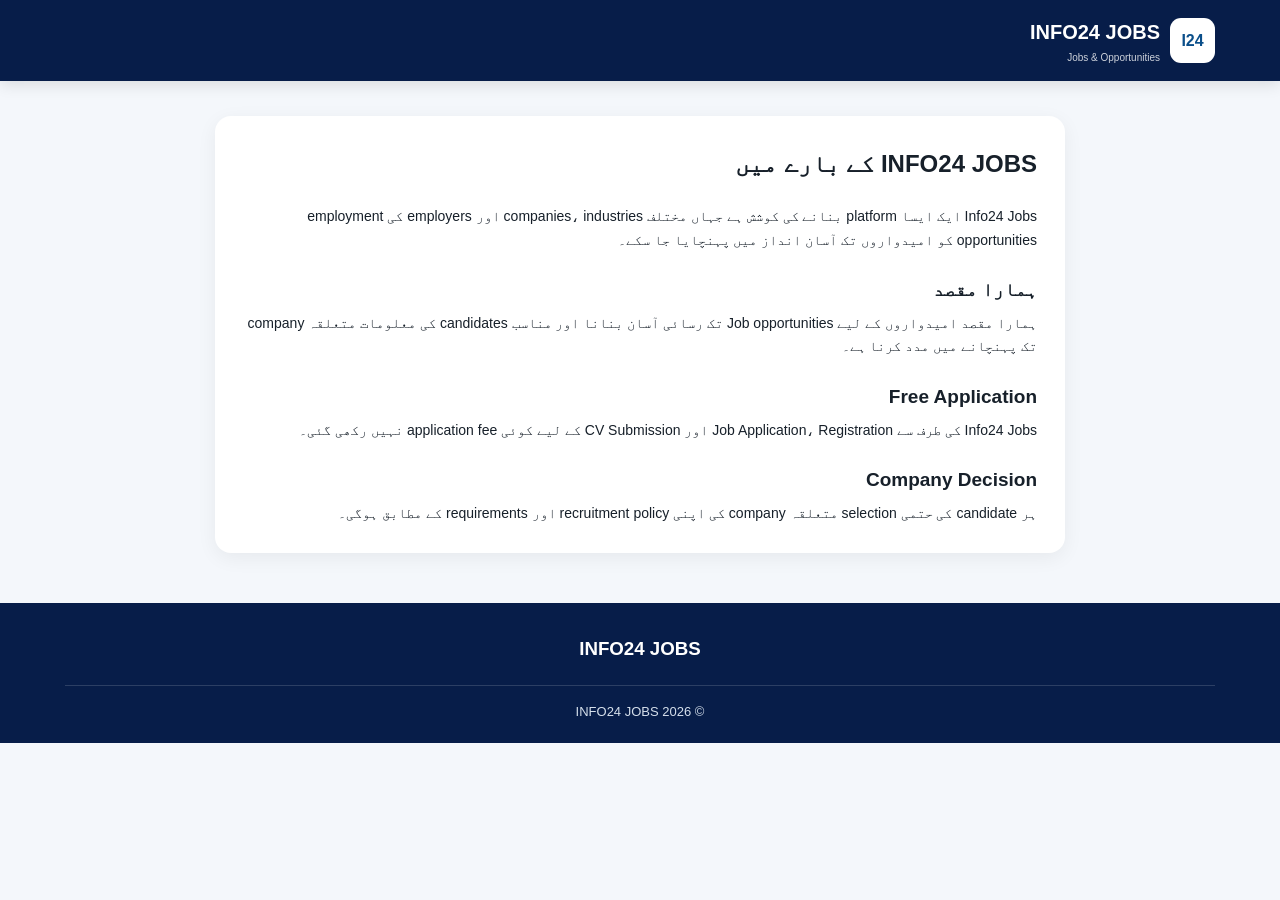
<file: about.html>
<!DOCTYPE html>
<html lang="ur" dir="rtl">

<head>

<meta charset="UTF-8">

<meta name="viewport"
      content="width=device-width, initial-scale=1.0">

<title>About — INFO24 JOBS</title>

<link rel="stylesheet" href="style.css">

</head>

<body>

<header class="site-header">

<div class="container header-inner">

<a href="index.html" class="logo">

<span class="logo-box">I24</span>

<span>
<strong>INFO24 JOBS</strong>
<small>Jobs & Opportunities</small>
</span>

</a>

</div>

</header>


<main class="container page-space">

<section class="content-card">

<h1>INFO24 JOBS کے بارے میں</h1>

<p>

Info24 Jobs ایک ایسا platform بنانے کی کوشش ہے
جہاں مختلف companies، industries اور employers
کی employment opportunities کو امیدواروں تک
آسان انداز میں پہنچایا جا سکے۔

</p>


<h2>ہمارا مقصد</h2>

<p>

ہمارا مقصد امیدواروں کے لیے Job opportunities
تک رسائی آسان بنانا اور مناسب candidates کی
معلومات متعلقہ company تک پہنچانے میں مدد کرنا ہے۔

</p>


<h2>Free Application</h2>

<p>

Info24 Jobs کی طرف سے Job Application،
Registration اور CV Submission کے لیے
کوئی application fee نہیں رکھی گئی۔

</p>


<h2>Company Decision</h2>

<p>

ہر candidate کی حتمی selection متعلقہ company
کی اپنی recruitment policy اور requirements
کے مطابق ہوگی۔

</p>

</section>

</main>


<footer class="site-footer">

<div class="container">

<h3>INFO24 JOBS</h3>

<p class="copyright">
© 2026 INFO24 JOBS
</p>

</div>

</footer>

</body>

</html>
</file>
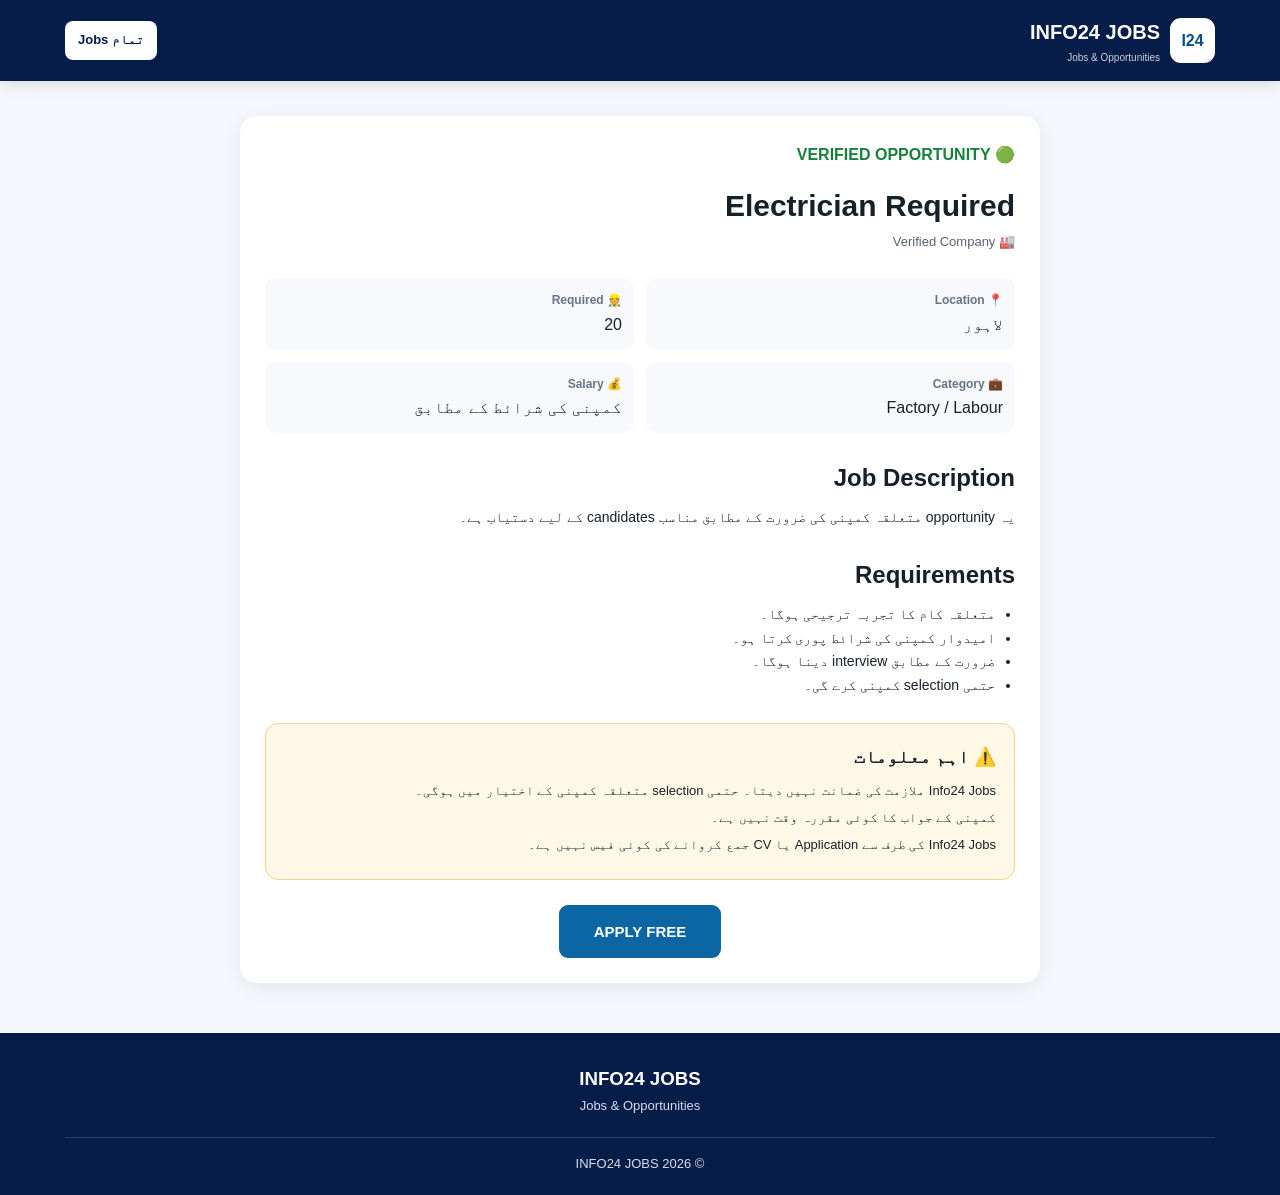
<file: job-details.html>
<!DOCTYPE html>
<html lang="ur" dir="rtl">

<head>

<meta charset="UTF-8">

<meta name="viewport"
      content="width=device-width, initial-scale=1.0">

<title>Job Details — INFO24 JOBS</title>

<link rel="stylesheet" href="style.css">

</head>

<body>

<header class="site-header">

<div class="container header-inner">

<a href="index.html" class="logo">

<span class="logo-box">I24</span>

<span>
<strong>INFO24 JOBS</strong>
<small>Jobs & Opportunities</small>
</span>

</a>

<a href="jobs.html" class="header-link">
تمام Jobs
</a>

</div>

</header>


<main class="container page-space">

<div id="jobDetails" class="details-card">

<div class="verified-large">
🟢 VERIFIED OPPORTUNITY
</div>

<h1 id="jobTitle">
Electrician Required
</h1>

<p id="companyName" class="company-name">
🏭 Verified Company
</p>


<div class="details-grid">

<div>
<strong>📍 Location</strong>
<span id="jobCity">لاہور</span>
</div>

<div>
<strong>👷 Required</strong>
<span id="requiredPeople">20</span>
</div>

<div>
<strong>💼 Category</strong>
<span id="jobCategory">Factory / Labour</span>
</div>

<div>
<strong>💰 Salary</strong>
<span id="jobSalary">
کمپنی کی شرائط کے مطابق
</span>
</div>

</div>


<section class="detail-section">

<h2>Job Description</h2>

<p id="jobDescription">

یہ opportunity متعلقہ کمپنی کی ضرورت کے مطابق
مناسب candidates کے لیے دستیاب ہے۔

</p>

</section>


<section class="detail-section">

<h2>Requirements</h2>

<ul>

<li>متعلقہ کام کا تجربہ ترجیحی ہوگا۔</li>

<li>امیدوار کمپنی کی شرائط پوری کرتا ہو۔</li>

<li>ضرورت کے مطابق interview دینا ہوگا۔</li>

<li>حتمی selection کمپنی کرے گی۔</li>

</ul>

</section>


<section class="warning-box">

<h2>⚠️ اہم معلومات</h2>

<p>
Info24 Jobs ملازمت کی ضمانت نہیں دیتا۔
حتمی selection متعلقہ کمپنی کے اختیار میں ہوگی۔
</p>

<p>
کمپنی کے جواب کا کوئی مقررہ وقت نہیں ہے۔
</p>

<p>
Info24 Jobs کی طرف سے Application یا CV
جمع کروانے کی کوئی فیس نہیں ہے۔
</p>

</section>


<div class="center-button">

<a
    href="apply.html?job=JT001"
    class="btn btn-primary big-btn"
>
    APPLY FREE
</a>

</div>

</div>

</main>


<footer class="site-footer">

<div class="container">

<h3>INFO24 JOBS</h3>

<p>
Jobs & Opportunities
</p>

<p class="copyright">
© 2026 INFO24 JOBS
</p>

</div>

</footer>

</body>

</html>
</file>
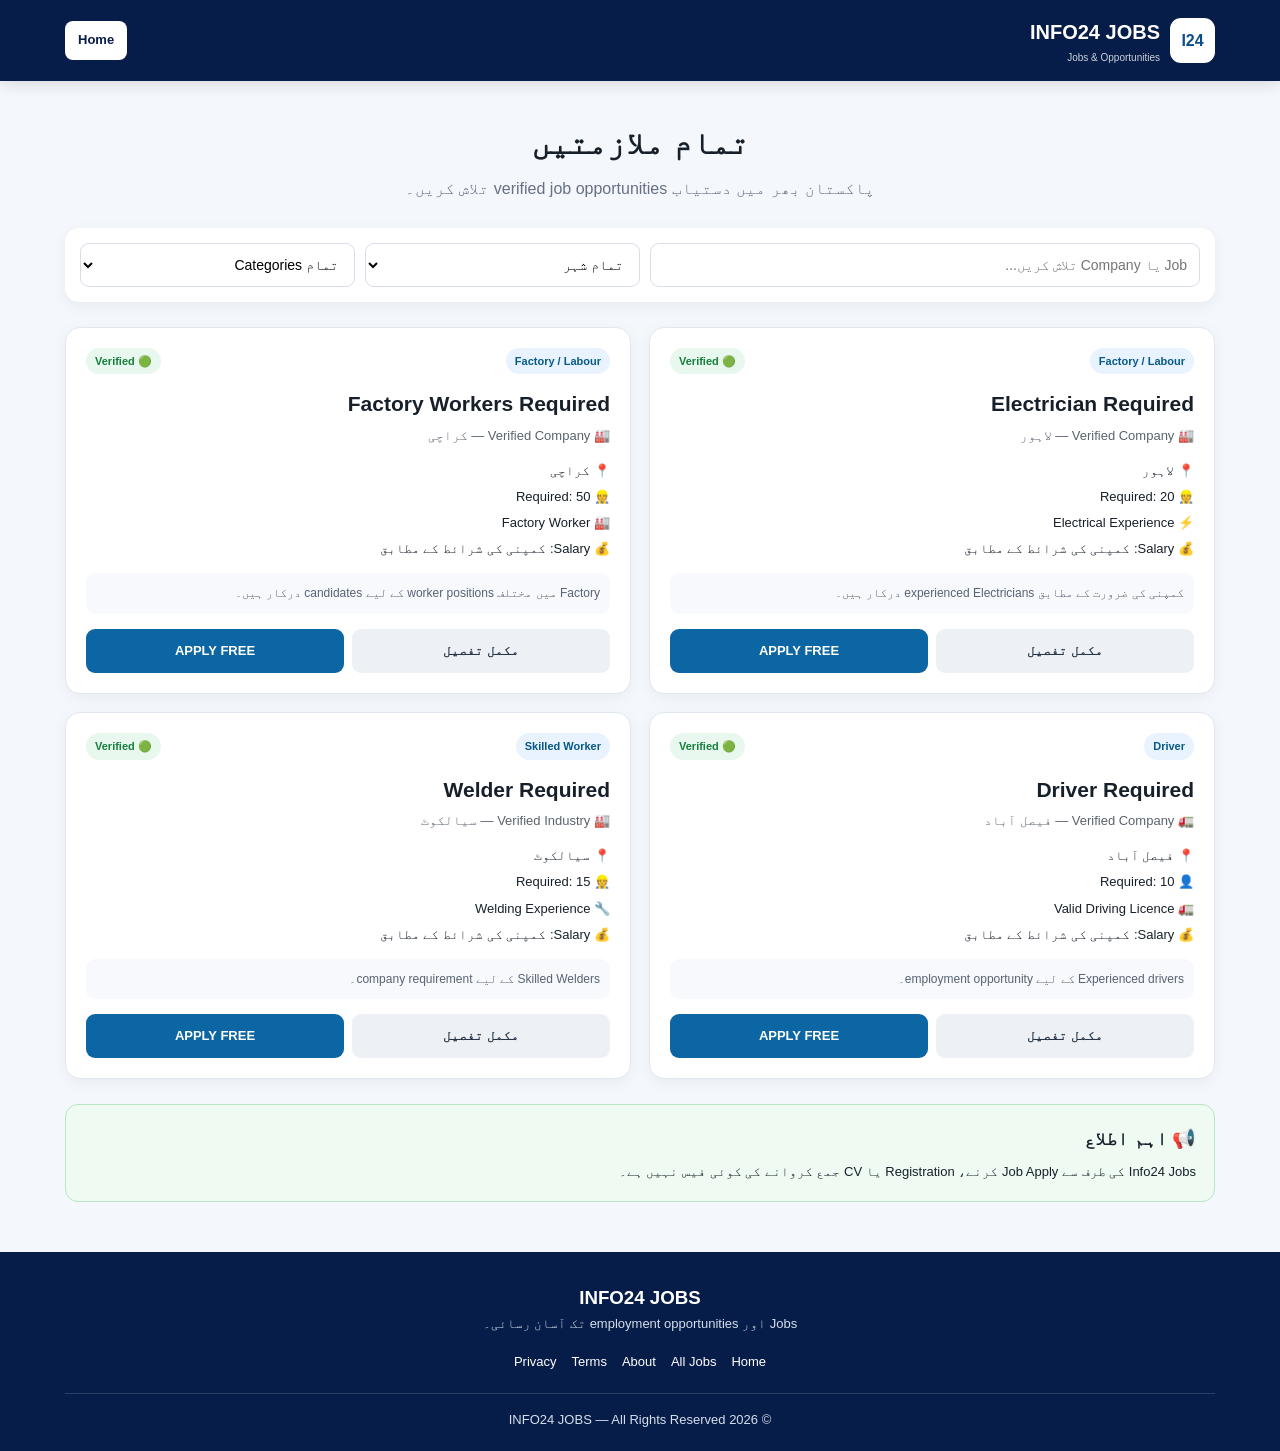
<file: jobs.html>
<!DOCTYPE html>
<html lang="ur" dir="rtl">

<head>

<meta charset="UTF-8">

<meta name="viewport"
      content="width=device-width, initial-scale=1.0">

<meta name="description"
      content="Info24 Jobs - پاکستان بھر میں ملازمت اور روزگار کے مواقع">

<title>All Jobs — INFO24 JOBS</title>

<link rel="stylesheet" href="style.css">

</head>

<body>

<header class="site-header">

    <div class="container header-inner">

        <a href="index.html" class="logo">

            <span class="logo-box">I24</span>

            <span>
                <strong>INFO24 JOBS</strong>
                <small>Jobs & Opportunities</small>
            </span>

        </a>

        <a href="index.html" class="header-link">
            Home
        </a>

    </div>

</header>


<main class="container page-space">

    <section class="page-heading">

        <h1>تمام ملازمتیں</h1>

        <p>
            پاکستان بھر میں دستیاب verified job opportunities تلاش کریں۔
        </p>

    </section>


    <section class="filter-panel">

        <input
            type="text"
            id="jobSearch"
            placeholder="Job یا Company تلاش کریں..."
        >

        <select id="jobCity">

            <option value="">تمام شہر</option>

            <option value="لاہور">لاہور</option>
            <option value="کراچی">کراچی</option>
            <option value="فیصل آباد">فیصل آباد</option>
            <option value="سیالکوٹ">سیالکوٹ</option>
            <option value="گوجرانوالہ">گوجرانوالہ</option>
            <option value="راولپنڈی">راولپنڈی</option>

        </select>


        <select id="jobCategory">

            <option value="">تمام Categories</option>

            <option value="Factory">Factory / Labour</option>
            <option value="Driver">Driver</option>
            <option value="Technician">Technician</option>
            <option value="Skilled">Skilled Worker</option>
            <option value="Office">Office Jobs</option>

        </select>

    </section>


    <section id="allJobs" class="job-list">


        <article
            class="job-card"
            data-city="لاہور"
            data-category="Factory"
            data-search="electrician لاہور factory electrician"
        >

            <div class="job-badges">

                <span class="badge category-badge">
                    Factory / Labour
                </span>

                <span class="badge verified-badge">
                    🟢 Verified
                </span>

            </div>


            <h2>Electrician Required</h2>

            <p class="company-name">
                🏭 Verified Company — لاہور
            </p>


            <div class="job-details">

                <p>📍 لاہور</p>

                <p>👷 Required: 20</p>

                <p>⚡ Electrical Experience</p>

                <p>💰 Salary: کمپنی کی شرائط کے مطابق</p>

            </div>


            <p class="job-summary">

                کمپنی کی ضرورت کے مطابق experienced
                Electricians درکار ہیں۔

            </p>


            <div class="card-buttons">

                <a
                    href="job-details.html?job=JT001"
                    class="btn btn-light"
                >
                    مکمل تفصیل
                </a>

                <a
                    href="apply.html?job=JT001"
                    class="btn btn-primary"
                >
                    APPLY FREE
                </a>

            </div>

        </article>


        <article
            class="job-card"
            data-city="کراچی"
            data-category="Factory"
            data-search="factory worker labour کراچی"
        >

            <div class="job-badges">

                <span class="badge category-badge">
                    Factory / Labour
                </span>

                <span class="badge verified-badge">
                    🟢 Verified
                </span>

            </div>


            <h2>Factory Workers Required</h2>

            <p class="company-name">
                🏭 Verified Company — کراچی
            </p>


            <div class="job-details">

                <p>📍 کراچی</p>

                <p>👷 Required: 50</p>

                <p>🏭 Factory Worker</p>

                <p>💰 Salary: کمپنی کی شرائط کے مطابق</p>

            </div>


            <p class="job-summary">

                Factory میں مختلف worker positions
                کے لیے candidates درکار ہیں۔

            </p>


            <div class="card-buttons">

                <a
                    href="job-details.html?job=JT002"
                    class="btn btn-light"
                >
                    مکمل تفصیل
                </a>

                <a
                    href="apply.html?job=JT002"
                    class="btn btn-primary"
                >
                    APPLY FREE
                </a>

            </div>

        </article>


        <article
            class="job-card"
            data-city="فیصل آباد"
            data-category="Driver"
            data-search="driver فیصل آباد"
        >

            <div class="job-badges">

                <span class="badge category-badge">
                    Driver
                </span>

                <span class="badge verified-badge">
                    🟢 Verified
                </span>

            </div>


            <h2>Driver Required</h2>

            <p class="company-name">
                🚛 Verified Company — فیصل آباد
            </p>


            <div class="job-details">

                <p>📍 فیصل آباد</p>

                <p>👤 Required: 10</p>

                <p>🚛 Valid Driving Licence</p>

                <p>💰 Salary: کمپنی کی شرائط کے مطابق</p>

            </div>


            <p class="job-summary">

                Experienced drivers کے لیے
                employment opportunity۔

            </p>


            <div class="card-buttons">

                <a
                    href="job-details.html?job=JT003"
                    class="btn btn-light"
                >
                    مکمل تفصیل
                </a>

                <a
                    href="apply.html?job=JT003"
                    class="btn btn-primary"
                >
                    APPLY FREE
                </a>

            </div>

        </article>


        <article
            class="job-card"
            data-city="سیالکوٹ"
            data-category="Skilled"
            data-search="welder سیالکوٹ skilled worker"
        >

            <div class="job-badges">

                <span class="badge category-badge">
                    Skilled Worker
                </span>

                <span class="badge verified-badge">
                    🟢 Verified
                </span>

            </div>


            <h2>Welder Required</h2>

            <p class="company-name">
                🏭 Verified Industry — سیالکوٹ
            </p>


            <div class="job-details">

                <p>📍 سیالکوٹ</p>

                <p>👷 Required: 15</p>

                <p>🔧 Welding Experience</p>

                <p>💰 Salary: کمپنی کی شرائط کے مطابق</p>

            </div>


            <p class="job-summary">

                Skilled Welders کے لیے
                company requirement۔

            </p>


            <div class="card-buttons">

                <a
                    href="job-details.html?job=JT004"
                    class="btn btn-light"
                >
                    مکمل تفصیل
                </a>

                <a
                    href="apply.html?job=JT004"
                    class="btn btn-primary"
                >
                    APPLY FREE
                </a>

            </div>

        </article>


    </section>


    <div id="noJobs" class="empty-box">

        <h3>کوئی Job نہیں ملی</h3>

        <p>
            Search یا filters تبدیل کرکے دوبارہ کوشش کریں۔
        </p>

    </div>


    <section class="free-notice">

        <h2>📢 اہم اطلاع</h2>

        <p>
            Info24 Jobs کی طرف سے Job Apply کرنے،
            Registration یا CV جمع کروانے کی کوئی فیس نہیں ہے۔
        </p>

    </section>

</main>


<footer class="site-footer">

    <div class="container">

        <h3>INFO24 JOBS</h3>

        <p>
            Jobs اور employment opportunities تک آسان رسائی۔
        </p>

        <div class="footer-links">

            <a href="index.html">Home</a>
            <a href="jobs.html">All Jobs</a>
            <a href="about.html">About</a>
            <a href="terms.html">Terms</a>
            <a href="privacy.html">Privacy</a>

        </div>

        <p class="copyright">
            © 2026 INFO24 JOBS — All Rights Reserved
        </p>

    </div>

</footer>


<script src="app.js"></script>

</body>

</html>
</file>
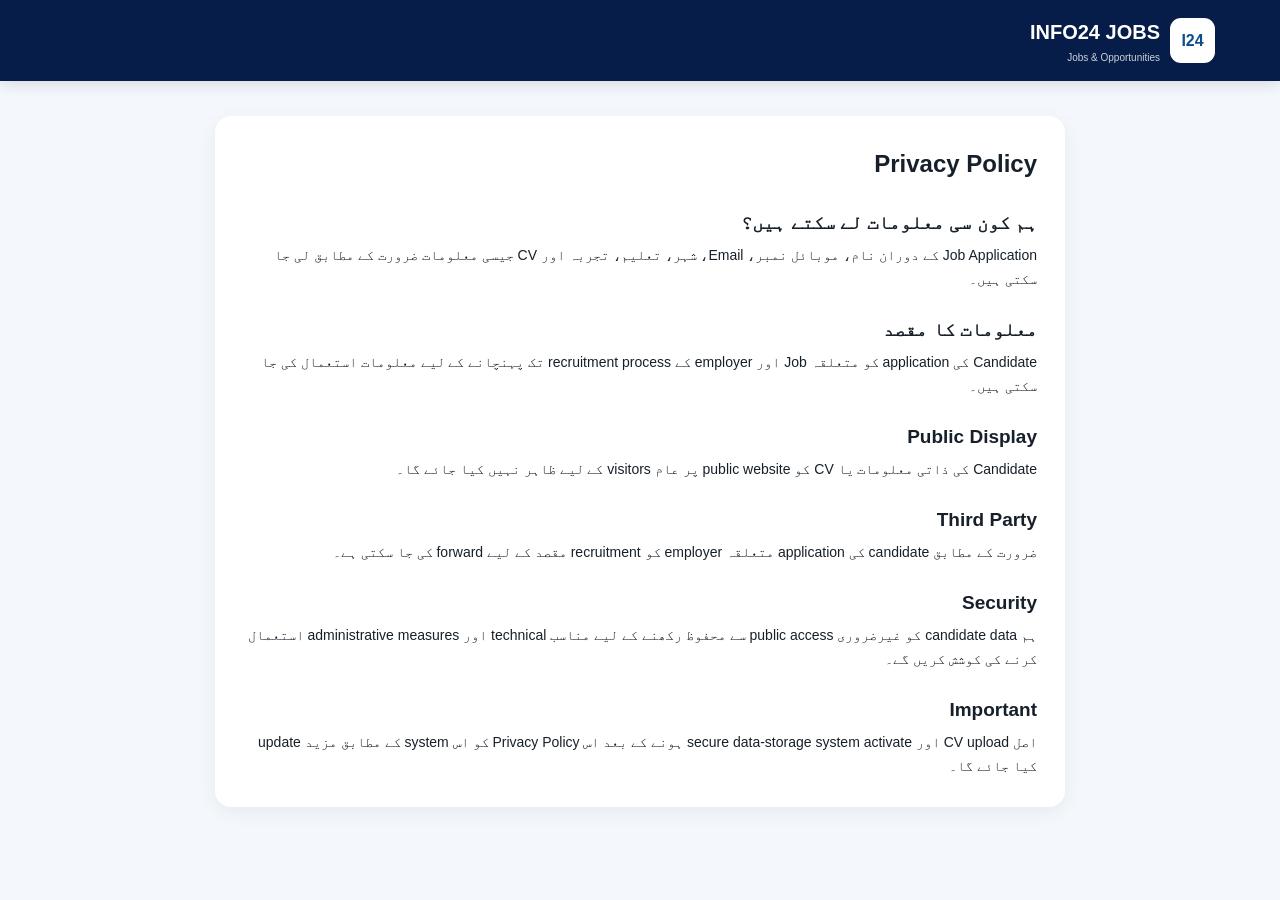
<file: privacy.html>
<!DOCTYPE html>
<html lang="ur" dir="rtl">

<head>

<meta charset="UTF-8">

<meta name="viewport"
      content="width=device-width, initial-scale=1.0">

<title>Privacy Policy — INFO24 JOBS</title>

<link rel="stylesheet" href="style.css">

</head>

<body>

<header class="site-header">

<div class="container header-inner">

<a href="index.html" class="logo">

<span class="logo-box">I24</span>

<span>
<strong>INFO24 JOBS</strong>
<small>Jobs & Opportunities</small>
</span>

</a>

</div>

</header>


<main class="container page-space">

<section class="content-card">

<h1>Privacy Policy</h1>


<h2>ہم کون سی معلومات لے سکتے ہیں؟</h2>

<p>

Job Application کے دوران نام، موبائل نمبر،
Email، شہر، تعلیم، تجربہ اور CV جیسی معلومات
ضرورت کے مطابق لی جا سکتی ہیں۔

</p>


<h2>معلومات کا مقصد</h2>

<p>

Candidate کی application کو متعلقہ Job اور
employer کے recruitment process تک پہنچانے
کے لیے معلومات استعمال کی جا سکتی ہیں۔

</p>


<h2>Public Display</h2>

<p>

Candidate کی ذاتی معلومات یا CV کو public
website پر عام visitors کے لیے ظاہر نہیں کیا
جائے گا۔

</p>


<h2>Third Party</h2>

<p>

ضرورت کے مطابق candidate کی application
متعلقہ employer کو recruitment مقصد کے لیے
forward کی جا سکتی ہے۔

</p>


<h2>Security</h2>

<p>

ہم candidate data کو غیرضروری public access
سے محفوظ رکھنے کے لیے مناسب technical
اور administrative measures استعمال کرنے
کی کوشش کریں گے۔

</p>


<h2>Important</h2>

<p>

اصل CV upload اور secure data-storage system
activate ہونے کے بعد اس Privacy Policy کو
اس system کے مطابق مزید update کیا جائے گا۔

</p>

</section>

</main>

</body>

</html>
</file>
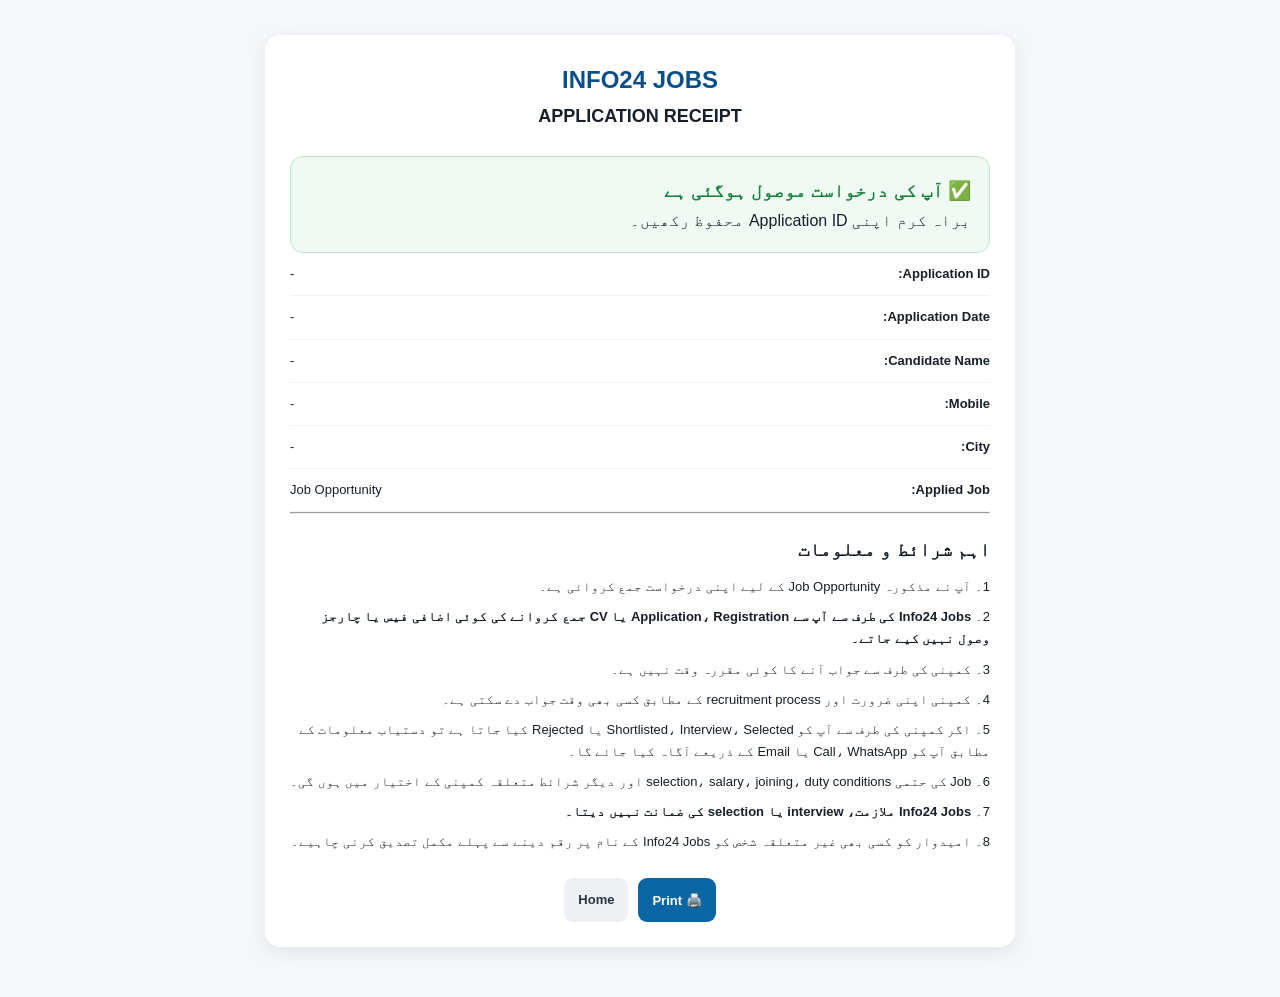
<file: receipt.html>
<!DOCTYPE html>
<html lang="ur" dir="rtl">

<head>

<meta charset="UTF-8">

<meta name="viewport"
      content="width=device-width, initial-scale=1.0">

<title>Application Receipt — INFO24 JOBS</title>

<link rel="stylesheet" href="style.css">

</head>

<body>

<main class="container page-space">

<section
    id="receipt"
    class="receipt-card"
>


<div class="receipt-header">

<h1>INFO24 JOBS</h1>

<h2>APPLICATION RECEIPT</h2>

</div>


<div class="success-box">

<h3>
✅ آپ کی درخواست موصول ہوگئی ہے
</h3>

<p>
براہ کرم اپنی Application ID محفوظ رکھیں۔
</p>

</div>


<div class="receipt-row">

<strong>Application ID:</strong>

<span id="receiptId">
-
</span>

</div>


<div class="receipt-row">

<strong>Application Date:</strong>

<span id="receiptDate">
-
</span>

</div>


<div class="receipt-row">

<strong>Candidate Name:</strong>

<span id="receiptName">
-
</span>

</div>


<div class="receipt-row">

<strong>Mobile:</strong>

<span id="receiptMobile">
-
</span>

</div>


<div class="receipt-row">

<strong>City:</strong>

<span id="receiptCity">
-
</span>

</div>


<div class="receipt-row">

<strong>Applied Job:</strong>

<span>
Job Opportunity
</span>

</div>


<hr>


<section class="receipt-policy">

<h2>
اہم شرائط و معلومات
</h2>


<p>

1۔ آپ نے مذکورہ Job Opportunity کے لیے
اپنی درخواست جمع کروائی ہے۔

</p>


<p>

2۔ <strong>
Info24 Jobs کی طرف سے آپ سے
Application، Registration یا CV جمع کروانے
کی کوئی اضافی فیس یا چارجز وصول نہیں کیے جاتے۔
</strong>

</p>


<p>

3۔ کمپنی کی طرف سے جواب آنے کا
کوئی مقررہ وقت نہیں ہے۔

</p>


<p>

4۔ کمپنی اپنی ضرورت اور recruitment process
کے مطابق کسی بھی وقت جواب دے سکتی ہے۔

</p>


<p>

5۔ اگر کمپنی کی طرف سے آپ کو
Shortlisted، Interview، Selected یا Rejected
کیا جاتا ہے تو دستیاب معلومات کے مطابق
آپ کو Call، WhatsApp یا Email کے ذریعے
آگاہ کیا جائے گا۔

</p>


<p>

6۔ Job کی حتمی selection، salary،
joining، duty conditions اور دیگر شرائط
متعلقہ کمپنی کے اختیار میں ہوں گی۔

</p>


<p>

7۔ <strong>
Info24 Jobs ملازمت، interview یا selection
کی ضمانت نہیں دیتا۔
</strong>

</p>


<p>

8۔ امیدوار کو کسی بھی غیر متعلقہ شخص کو
Info24 Jobs کے نام پر رقم دینے سے پہلے
مکمل تصدیق کرنی چاہیے۔

</p>

</section>


<div class="receipt-actions">

<button
    onclick="window.print()"
    class="btn btn-primary"
>
    🖨️ Print
</button>


<a
    href="index.html"
    class="btn btn-light"
>
    Home
</a>

</div>


</section>

</main>


<script>

const data =
JSON.parse(
    sessionStorage.getItem(
        "info24Application"
    )
);


if(data){

    document
    .getElementById("receiptId")
    .textContent =
        data.applicationId;


    document
    .getElementById("receiptDate")
    .textContent =
        data.date;


    document
    .getElementById("receiptName")
    .textContent =
        data.name;


    document
    .getElementById("receiptMobile")
    .textContent =
        data.mobile;


    document
    .getElementById("receiptCity")
    .textContent =
        data.city;

}

</script>

</body>

</html>
</file>
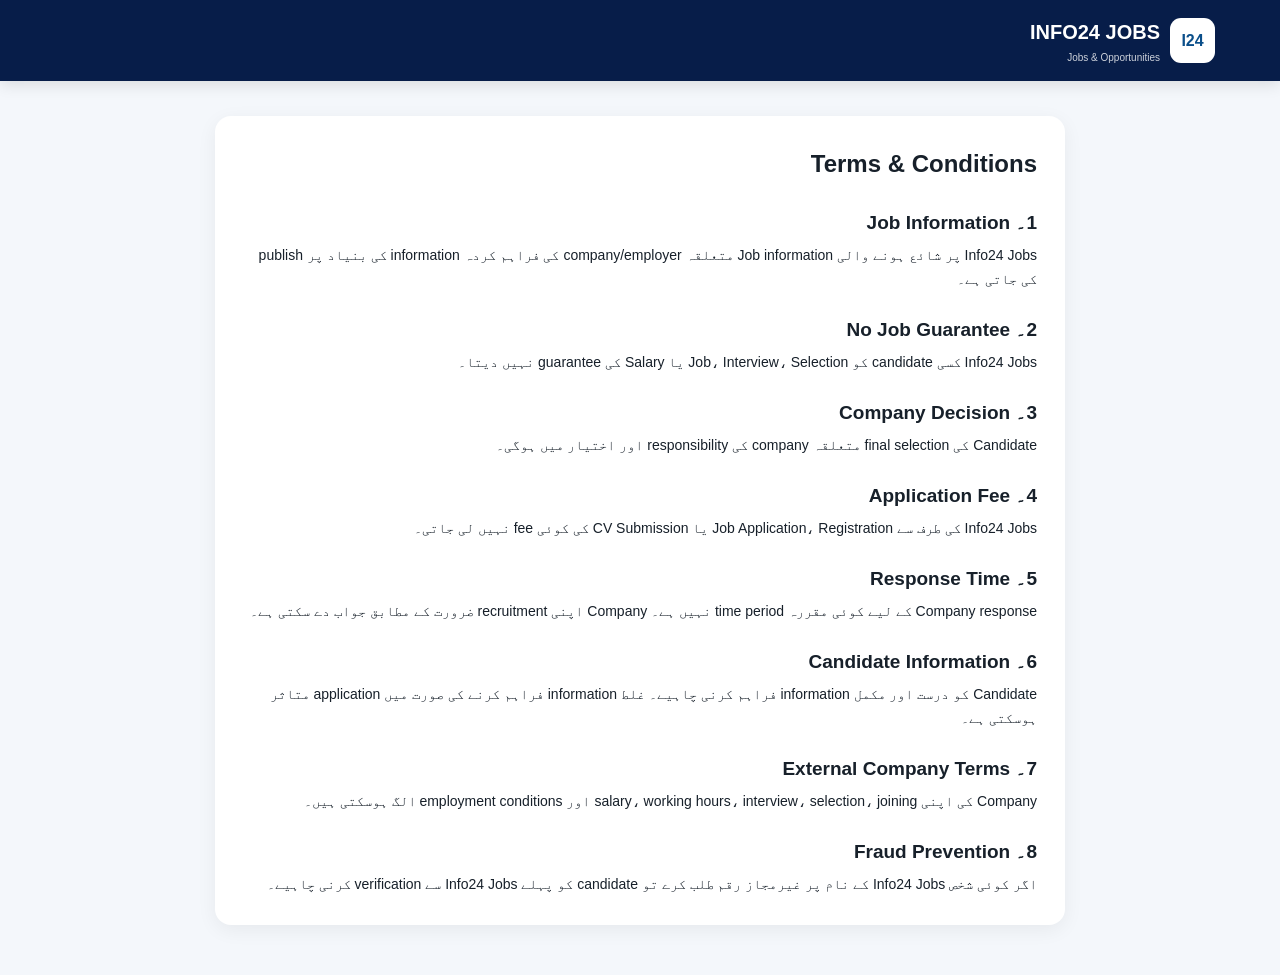
<file: terms.html>
<!DOCTYPE html>
<html lang="ur" dir="rtl">

<head>

<meta charset="UTF-8">

<meta name="viewport"
      content="width=device-width, initial-scale=1.0">

<title>Terms & Conditions — INFO24 JOBS</title>

<link rel="stylesheet" href="style.css">

</head>

<body>

<header class="site-header">

<div class="container header-inner">

<a href="index.html" class="logo">

<span class="logo-box">I24</span>

<span>
<strong>INFO24 JOBS</strong>
<small>Jobs & Opportunities</small>
</span>

</a>

</div>

</header>


<main class="container page-space">

<section class="content-card">

<h1>Terms & Conditions</h1>


<h2>1۔ Job Information</h2>

<p>

Info24 Jobs پر شائع ہونے والی Job information
متعلقہ company/employer کی فراہم کردہ information
کی بنیاد پر publish کی جاتی ہے۔

</p>


<h2>2۔ No Job Guarantee</h2>

<p>

Info24 Jobs کسی candidate کو Job، Interview،
Selection یا Salary کی guarantee نہیں دیتا۔

</p>


<h2>3۔ Company Decision</h2>

<p>

Candidate کی final selection متعلقہ company
کی responsibility اور اختیار میں ہوگی۔

</p>


<h2>4۔ Application Fee</h2>

<p>

Info24 Jobs کی طرف سے Job Application،
Registration یا CV Submission کی کوئی fee
نہیں لی جاتی۔

</p>


<h2>5۔ Response Time</h2>

<p>

Company response کے لیے کوئی مقررہ time period
نہیں ہے۔ Company اپنی recruitment ضرورت کے
مطابق جواب دے سکتی ہے۔

</p>


<h2>6۔ Candidate Information</h2>

<p>

Candidate کو درست اور مکمل information فراہم
کرنی چاہیے۔ غلط information فراہم کرنے کی
صورت میں application متاثر ہوسکتی ہے۔

</p>


<h2>7۔ External Company Terms</h2>

<p>

Company کی اپنی salary، working hours،
interview، selection، joining اور employment
conditions الگ ہوسکتی ہیں۔

</p>


<h2>8۔ Fraud Prevention</h2>

<p>

اگر کوئی شخص Info24 Jobs کے نام پر غیرمجاز
رقم طلب کرے تو candidate کو پہلے Info24 Jobs
سے verification کرنی چاہیے۔

</p>

</section>

</main>

</body>

</html>
</file>
<file: style.css>
*{
    box-sizing:border-box;
    margin:0;
    padding:0;
}

body{
    font-family:
        Arial,
        "Noto Sans Arabic",
        sans-serif;

    background:#f4f7fb;
    color:#17202a;
    line-height:1.7;
}

a{
    text-decoration:none;
}

.container{
    width:min(1150px, 94%);
    margin:auto;
}


/* HEADER */

.site-header{
    background:#071d49;
    color:white;
    padding:15px 0;
    box-shadow:0 3px 15px rgba(0,0,0,.12);
}

.header-inner{
    display:flex;
    align-items:center;
    justify-content:space-between;
    gap:15px;
}

.logo{
    display:flex;
    align-items:center;
    gap:10px;
    color:white;
}

.logo-box{
    width:45px;
    height:45px;
    border-radius:11px;
    background:white;
    color:#0b4f8a;

    display:flex;
    align-items:center;
    justify-content:center;

    font-weight:900;
}

.logo strong{
    display:block;
    font-size:20px;
}

.logo small{
    display:block;
    font-size:10px;
    opacity:.8;
}

.header-link{
    background:white;
    color:#071d49;
    padding:8px 13px;
    border-radius:8px;
    font-weight:bold;
    font-size:13px;
}


/* PAGE */

.page-space{
    padding-top:35px;
    padding-bottom:50px;
}

.page-heading{
    text-align:center;
    margin-bottom:25px;
}

.page-heading h1{
    font-size:32px;
    margin-bottom:5px;
}

.page-heading p{
    color:#667085;
}


/* FILTER */

.filter-panel{
    background:white;
    padding:15px;
    border-radius:14px;

    display:grid;
    grid-template-columns:
        2fr 1fr 1fr;

    gap:10px;

    box-shadow:0 4px 15px rgba(0,0,0,.06);

    margin-bottom:25px;
}

.filter-panel input,
.filter-panel select,
.form-card input,
.form-card textarea{

    width:100%;

    padding:12px;

    border:1px solid #d7dee8;

    border-radius:9px;

    background:white;

    outline:none;

    font-size:14px;
}

.filter-panel input:focus,
.filter-panel select:focus,
.form-card input:focus,
.form-card textarea:focus{
    border-color:#0b66a3;
}


/* JOB LIST */

.job-list{
    display:grid;
    grid-template-columns:
        repeat(2,1fr);

    gap:18px;
}

.job-card{
    background:white;

    border:1px solid #e1e7ef;

    border-radius:15px;

    padding:20px;

    box-shadow:0 4px 15px rgba(0,0,0,.05);
}

.job-badges{
    display:flex;
    justify-content:space-between;
    gap:8px;

    margin-bottom:12px;
}

.badge{
    padding:4px 9px;
    border-radius:20px;
    font-size:11px;
    font-weight:bold;
}

.category-badge{
    background:#e8f3ff;
    color:#075985;
}

.verified-badge{
    background:#e9f8ef;
    color:#16803c;
}

.job-card h2{
    font-size:21px;
    margin-bottom:3px;
}

.company-name{
    color:#59636e;
    font-size:13px;
    margin-bottom:13px;
}

.job-details{
    display:grid;
    gap:4px;
    margin-bottom:13px;
}

.job-details p{
    font-size:13px;
}

.job-summary{
    background:#f7f9fc;
    border-radius:9px;
    padding:10px;
    font-size:12px;
    color:#586273;
    margin-bottom:15px;
}

.card-buttons{
    display:grid;
    grid-template-columns:1fr 1fr;
    gap:8px;
}


/* BUTTONS */

.btn{
    border:none;
    border-radius:9px;
    padding:11px 14px;

    font-weight:bold;
    font-size:13px;

    text-align:center;

    cursor:pointer;

    display:inline-block;
}

.btn-primary{
    background:#0b66a3;
    color:white;
}

.btn-primary:hover{
    background:#084f7e;
}

.btn-light{
    background:#edf1f6;
    color:#263445;
}

.btn-light:hover{
    background:#e0e6ee;
}

.big-btn{
    padding:14px 35px;
    font-size:15px;
}


/* EMPTY */

.empty-box{
    display:none;

    background:white;

    border-radius:14px;

    text-align:center;

    padding:35px;

    color:#687386;
}


/* NOTICE */

.free-notice,
.warning-box,
.success-box{

    border-radius:13px;

    padding:18px;

    margin-top:25px;
}

.free-notice{
    background:#effaf3;
    border:1px solid #b9e5c7;
}

.free-notice h2{
    font-size:19px;
    margin-bottom:5px;
}

.free-notice p{
    font-size:13px;
}


/* DETAILS */

.details-card{
    max-width:800px;
    margin:auto;

    background:white;

    border-radius:17px;

    padding:25px;

    box-shadow:0 5px 20px rgba(0,0,0,.07);
}

.verified-large{
    color:#16803c;
    font-weight:bold;
    margin-bottom:12px;
}

.details-card h1{
    font-size:30px;
}

.details-grid{
    display:grid;
    grid-template-columns:
        repeat(2,1fr);

    gap:12px;

    margin:25px 0;
}

.details-grid div{
    background:#f7f9fc;
    border-radius:10px;
    padding:12px;
}

.details-grid strong,
.details-grid span{
    display:block;
}

.details-grid strong{
    font-size:12px;
    color:#687386;
}

.detail-section{
    margin-top:25px;
}

.detail-section h2{
    margin-bottom:7px;
}

.detail-section p,
.detail-section li{
    font-size:14px;
}

.detail-section ul{
    padding-right:20px;
}

.warning-box{
    background:#fff8e7;
    border:1px solid #f2d38a;
}

.warning-box h2{
    font-size:18px;
    margin-bottom:7px;
}

.warning-box p{
    font-size:13px;
    margin-bottom:5px;
}

.center-button{
    text-align:center;
    margin-top:25px;
}


/* FORM */

.form-card{
    max-width:700px;
    margin:auto;

    background:white;

    padding:25px;

    border-radius:17px;

    box-shadow:0 5px 20px rgba(0,0,0,.07);
}

.form-heading{
    text-align:center;
    margin-bottom:20px;
}

.form-heading h1{
    font-size:28px;
}

.form-heading p{
    color:#687386;
    font-size:13px;
}

.application-job{
    background:#eef6ff;
    border-radius:10px;
    padding:12px;
    margin-bottom:20px;
}

.form-card label{
    display:block;
    font-weight:bold;
    font-size:13px;
    margin:13px 0 5px;
}

.form-card textarea{
    resize:vertical;
}

.cv-placeholder{
    background:#f8fafc;
    border:1px dashed #b9c4d1;

    border-radius:12px;

    padding:18px;

    margin-top:20px;

    text-align:center;
}

.cv-placeholder h3{
    margin-bottom:5px;
}

.cv-placeholder p{
    color:#687386;
    font-size:12px;
}

.declaration{
    margin-top:20px;
}

.check-line{
    display:flex !important;
    align-items:flex-start;
    gap:8px;
    font-weight:normal !important;
}

.check-line input{
    width:auto;
    margin-top:5px;
}

.submit-btn{
    width:100%;
    margin-top:20px;
}


/* RECEIPT */

.receipt-card{
    max-width:750px;
    margin:auto;

    background:white;

    padding:25px;

    border-radius:15px;

    box-shadow:0 5px 20px rgba(0,0,0,.08);
}

.receipt-header{
    text-align:center;
    margin-bottom:20px;
}

.receipt-header h1{
    color:#0b4f8a;
}

.receipt-header h2{
    font-size:18px;
}

.success-box{
    background:#effaf3;
    border:1px solid #b9e5c7;
}

.success-box h3{
    color:#16803c;
}

.receipt-row{
    display:flex;
    justify-content:space-between;
    gap:20px;

    padding:10px 0;

    border-bottom:1px solid #edf0f4;

    font-size:13px;
}

.receipt-policy{
    margin-top:20px;
}

.receipt-policy h2{
    font-size:19px;
    margin-bottom:10px;
}

.receipt-policy p{
    font-size:13px;
    margin-bottom:8px;
}

.receipt-actions{
    display:flex;
    justify-content:center;
    gap:10px;
    margin-top:25px;
}


/* CONTENT */

.content-card{
    max-width:850px;
    margin:auto;

    background:white;

    border-radius:16px;

    padding:28px;

    box-shadow:0 5px 20px rgba(0,0,0,.06);
}

.content-card h1{
    margin-bottom:20px;
}

.content-card h2{
    margin-top:22px;
    margin-bottom:5px;
    font-size:19px;
}

.content-card p{
    font-size:14px;
}


/* FOOTER */

.site-footer{
    background:#071d49;
    color:white;

    padding:30px 0 20px;

    text-align:center;
}

.site-footer p{
    color:#d5dfeb;
    font-size:13px;
}

.footer-links{
    display:flex;
    justify-content:center;
    flex-wrap:wrap;
    gap:15px;
    margin:15px 0;
}

.footer-links a{
    color:white;
    font-size:13px;
}

.copyright{
    margin-top:20px;
    padding-top:15px;
    border-top:1px solid rgba(255,255,255,.15);
}


/* MOBILE */

@media(max-width:700px){

    .filter-panel{
        grid-template-columns:1fr;
    }

    .job-list{
        grid-template-columns:1fr;
    }

    .details-grid{
        grid-template-columns:1fr;
    }

    .page-heading h1{
        font-size:27px;
    }

    .details-card,
    .form-card,
    .content-card,
    .receipt-card{
        padding:18px;
    }

    .logo strong{
        font-size:17px;
    }

}


/* PRINT */

@media print{

    body{
        background:white;
    }

    .receipt-actions,
    .site-footer{
        display:none !important;
    }

    .receipt-card{
        box-shadow:none;
        border:none;
    }

}
</file>
